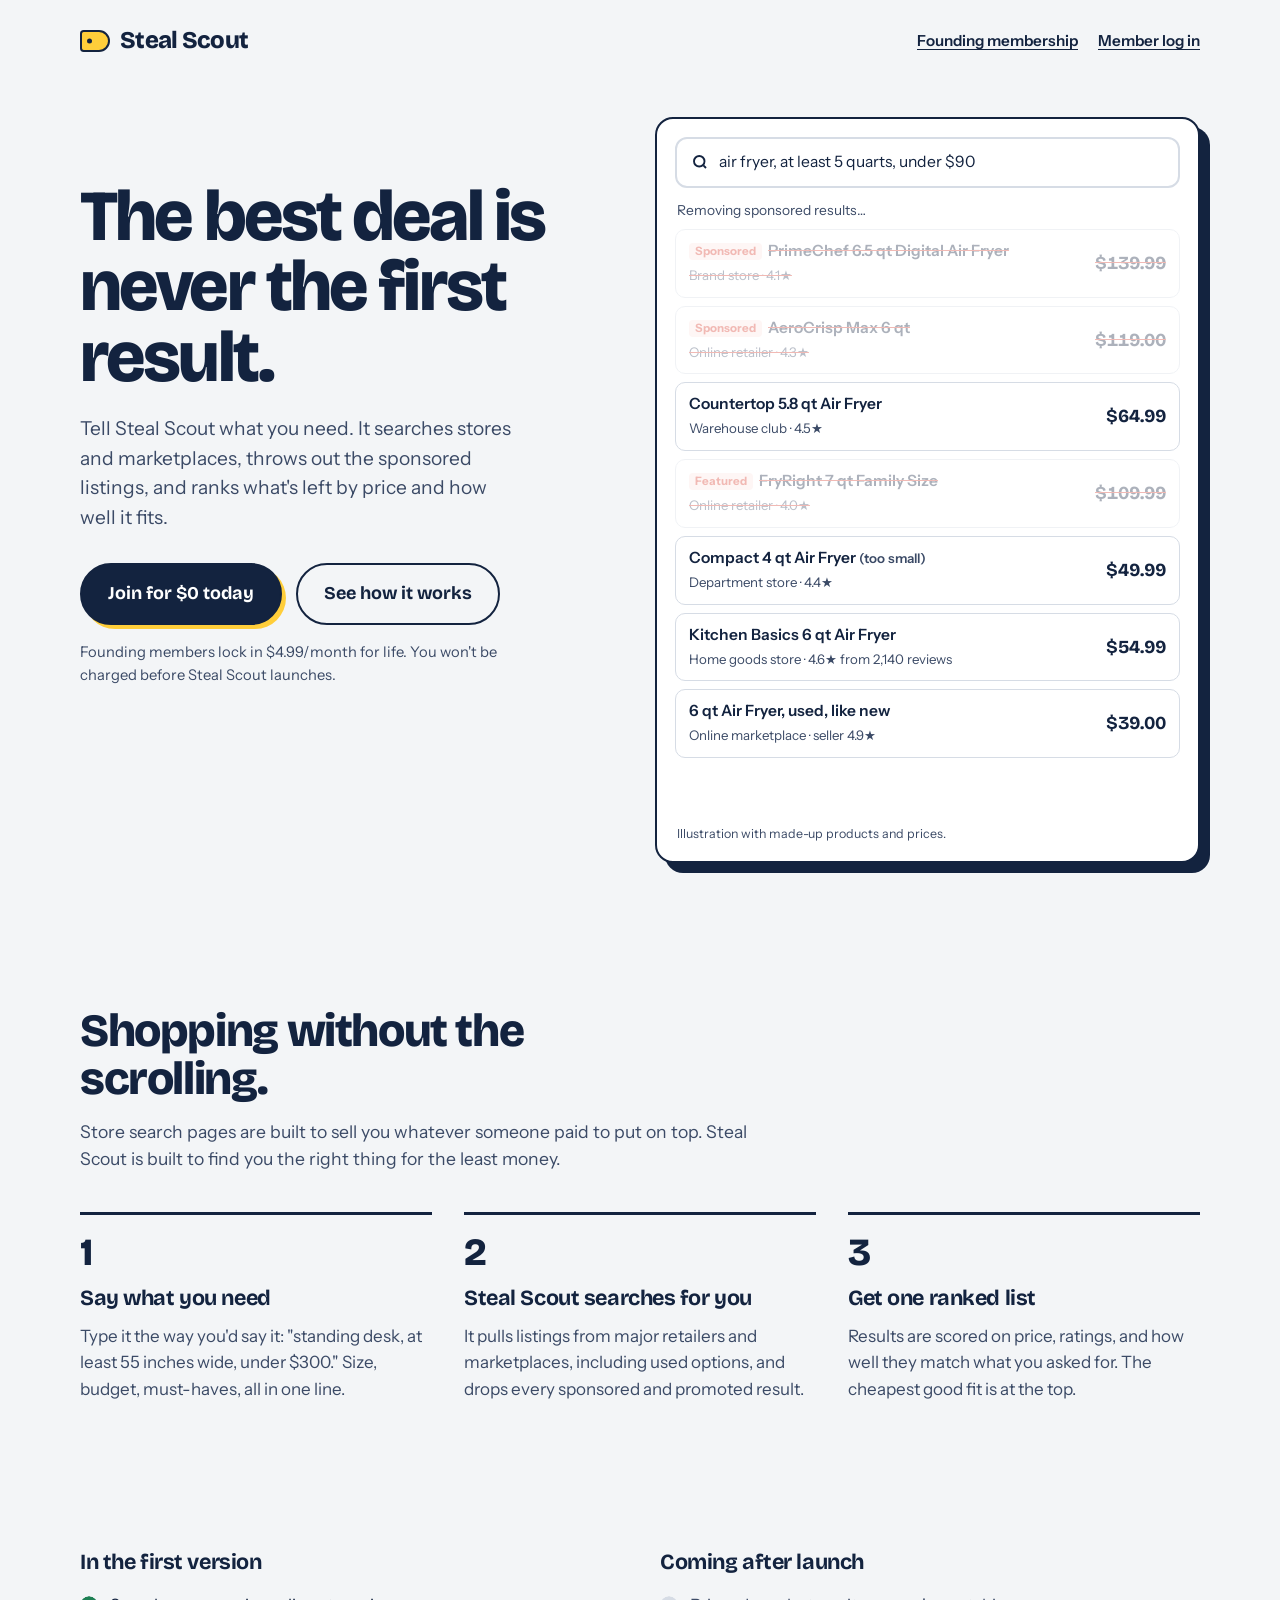
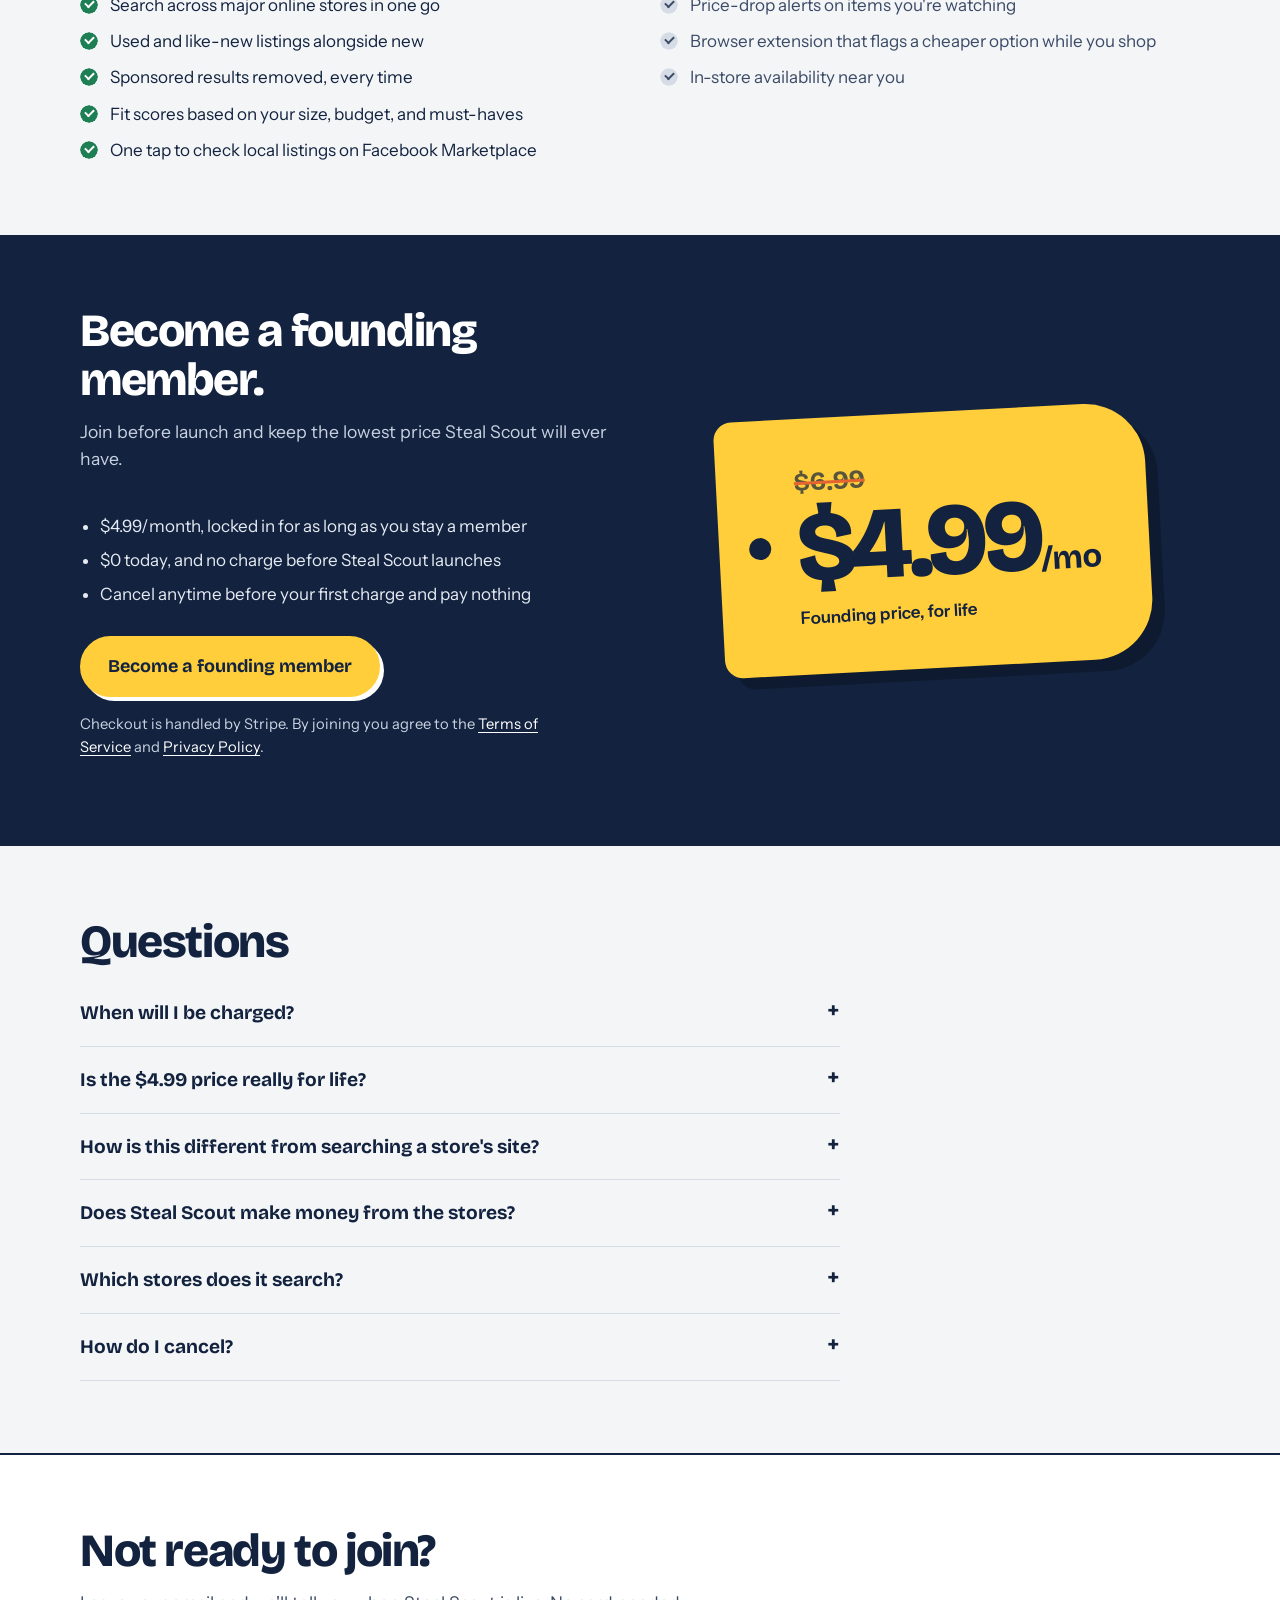
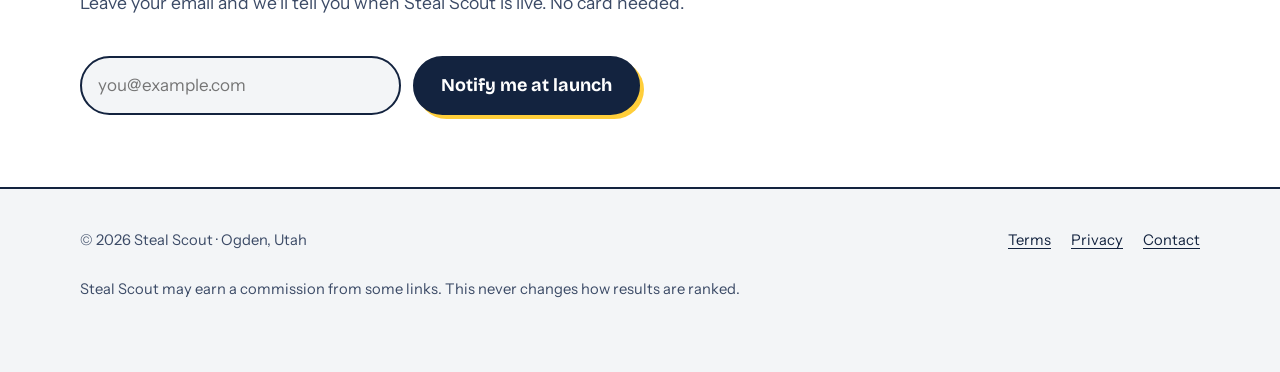
<file: index.html>
<!doctype html>
<html lang="en">
<head>
  <meta charset="utf-8">
  <meta name="viewport" content="width=device-width, initial-scale=1">
  <title>Steal Scout — the best deal, minus the ads</title>
  <meta name="description" content="Tell Steal Scout what you need. It searches stores and marketplaces, removes the sponsored results, and ranks what's left by price and fit.">
  <meta property="og:title" content="Steal Scout — the best deal, minus the ads">
  <meta property="og:description" content="Skip the sponsored listings. Get the cheapest good fit across stores in one list.">
  <meta property="og:type" content="website">
  <link rel="icon" href="data:image/svg+xml,%3Csvg xmlns='http://www.w3.org/2000/svg' viewBox='0 0 32 24'%3E%3Cpath d='M2 2h18l10 10-10 10H2z' fill='%23ffce3a' stroke='%2313233f' stroke-width='2.5' stroke-linejoin='round'/%3E%3Ccircle cx='8' cy='12' r='2.5' fill='%2313233f'/%3E%3C/svg%3E">
  <link rel="preconnect" href="https://fonts.googleapis.com">
  <link rel="preconnect" href="https://fonts.gstatic.com" crossorigin>
  <link href="https://fonts.googleapis.com/css2?family=Bricolage+Grotesque:opsz,wght@12..96,600;12..96,700;12..96,800&family=Instrument+Sans:wght@400;600&display=swap" rel="stylesheet">
  <link rel="stylesheet" href="styles.css">
</head>
<body>

<header class="site-head">
  <div class="wrap">
    <a class="logo" href="/"><span class="logo-tag" aria-hidden="true"></span>Steal Scout</a>
    <nav class="head-nav"><a class="head-link" href="#founding">Founding membership</a><a class="head-link" href="/login.html">Member log in</a></nav>
  </div>
</header>

<main>
  <section class="hero">
    <div class="wrap">
      <div>
        <h1>The best deal is never the first result.</h1>
        <p class="lede">Tell Steal Scout what you need. It searches stores and marketplaces, throws out the sponsored listings, and ranks what's left by price and how well it fits.</p>
        <div class="hero-cta">
          <a class="btn" href="https://buy.stripe.com/4gM4gB4GC7QSdQm1ie2cg00">Join for $0 today</a>
          <a class="btn btn-ghost" href="#how">See how it works</a>
        </div>
        <p class="fine">Founding members lock in $4.99/month for life. You won't be charged before Steal Scout launches.</p>
      </div>

      <div class="demo" id="demo" aria-label="Example of a Steal Scout search">
        <div class="demo-search">
          <svg width="18" height="18" viewBox="0 0 24 24" fill="none" stroke="currentColor" stroke-width="2.5" aria-hidden="true"><circle cx="11" cy="11" r="7"/><path d="m20 20-3.5-3.5"/></svg>
          <span>air fryer, at least 5 quarts, under $90</span>
        </div>
        <div class="demo-status">
          <span id="demo-label" aria-live="polite">What a normal search shows you</span>
          <button type="button" id="replay" hidden>Replay</button>
        </div>
        <ol class="results">
          <li class="result is-ad">
            <div class="r-name"><span class="ad-flag">Sponsored</span>PrimeChef 6.5 qt Digital Air Fryer</div>
            <div class="r-price">$139.99</div>
            <div class="r-meta">Brand store · 4.1★</div>
          </li>
          <li class="result is-ad">
            <div class="r-name"><span class="ad-flag">Sponsored</span>AeroCrisp Max 6 qt</div>
            <div class="r-price">$119.00</div>
            <div class="r-meta">Online retailer · 4.3★</div>
          </li>
          <li class="result r-mid" data-rank="2">
            <div class="r-name"><span class="fit">91% fit</span>Countertop 5.8 qt Air Fryer</div>
            <div class="r-price">$64.99</div>
            <div class="r-meta">Warehouse club · 4.5★</div>
          </li>
          <li class="result is-ad">
            <div class="r-name"><span class="ad-flag">Featured</span>FryRight 7 qt Family Size</div>
            <div class="r-price">$109.99</div>
            <div class="r-meta">Online retailer · 4.0★</div>
          </li>
          <li class="result r-low" data-rank="4">
            <div class="r-name"><span class="fit">52% fit</span>Compact 4 qt Air Fryer <span class="r-meta">(too small)</span></div>
            <div class="r-price">$49.99</div>
            <div class="r-meta">Department store · 4.4★</div>
          </li>
          <li class="result r-best" data-rank="1">
            <div class="r-name"><span class="fit">96% fit</span>Kitchen Basics 6 qt Air Fryer</div>
            <div class="r-price">$54.99</div>
            <div class="r-meta">Home goods store · 4.6★ from 2,140 reviews</div>
          </li>
          <li class="result r-used" data-rank="3">
            <div class="r-name"><span class="fit">84% fit</span>6 qt Air Fryer, used, like new</div>
            <div class="r-price">$39.00</div>
            <div class="r-meta">Online marketplace · seller 4.9★</div>
          </li>
        </ol>
        <div class="savings">Best fit: $85.00 less than the first result.</div>
        <p class="demo-note">Illustration with made-up products and prices.</p>
      </div>
    </div>
  </section>

  <section id="how">
    <div class="wrap">
      <h2 class="section-title">Shopping without the scrolling.</h2>
      <p class="section-sub">Store search pages are built to sell you whatever someone paid to put on top. Steal Scout is built to find you the right thing for the least money.</p>
      <ol class="steps">
        <li>
          <h3>Say what you need</h3>
          <p>Type it the way you'd say it: "standing desk, at least 55 inches wide, under $300." Size, budget, must-haves, all in one line.</p>
        </li>
        <li>
          <h3>Steal Scout searches for you</h3>
          <p>It pulls listings from major retailers and marketplaces, including used options, and drops every sponsored and promoted result.</p>
        </li>
        <li>
          <h3>Get one ranked list</h3>
          <p>Results are scored on price, ratings, and how well they match what you asked for. The cheapest good fit is at the top.</p>
        </li>
      </ol>
    </div>
  </section>

  <section>
    <div class="wrap split">
      <div>
        <h3>In the first version</h3>
        <ul class="checklist">
          <li>Search across major online stores in one go</li>
          <li>Used and like-new listings alongside new</li>
          <li>Sponsored results removed, every time</li>
          <li>Fit scores based on your size, budget, and must-haves</li>
          <li>One tap to check local listings on Facebook Marketplace</li>
        </ul>
      </div>
      <div>
        <h3>Coming after launch</h3>
        <ul class="checklist later">
          <li>Price-drop alerts on items you're watching</li>
          <li>Browser extension that flags a cheaper option while you shop</li>
          <li>In-store availability near you</li>
        </ul>
      </div>
    </div>
  </section>

  <section class="offer" id="founding">
    <div class="wrap">
      <div>
        <h2 class="section-title">Become a founding member.</h2>
        <p class="section-sub">Join before launch and keep the lowest price Steal Scout will ever have.</p>
        <ul>
          <li>$4.99/month, locked in for as long as you stay a member</li>
          <li>$0 today, and no charge before Steal Scout launches</li>
          <li>Cancel anytime before your first charge and pay nothing</li>
        </ul>
        <a class="btn" href="https://buy.stripe.com/4gM4gB4GC7QSdQm1ie2cg00">Become a founding member</a>
        <p class="fine">Checkout is handled by Stripe. By joining you agree to the <a href="terms.html">Terms of Service</a> and <a href="privacy.html">Privacy Policy</a>.</p>
      </div>
      <div class="tag" aria-label="Founding price: $4.99 per month, regular price $6.99">
        <div class="tag-was">$6.99</div>
        <div class="tag-now">$4.99<span>/mo</span></div>
        <div class="tag-for">Founding price, for life</div>
      </div>
    </div>
  </section>

  <section>
    <div class="wrap">
      <h2 class="section-title">Questions</h2>
      <div class="faq">
        <details>
          <summary>When will I be charged?</summary>
          <p>Nothing is charged when you join. Your membership starts with a 30-day free trial, and Steal Scout is scheduled to launch in early November 2026, before that trial ends. If launch slips, we'll extend your trial so you're never charged before Steal Scout is live, and we'll email you before your first charge either way.</p>
        </details>
        <details>
          <summary>Is the $4.99 price really for life?</summary>
          <p>Yes. As long as your membership stays active, your price stays $4.99/month. The regular price after launch will be $6.99/month.</p>
        </details>
        <details>
          <summary>How is this different from searching a store's site?</summary>
          <p>A store's search shows you its own products and the listings sellers pay to promote. Steal Scout compares across stores, removes every sponsored result, and ranks by price and how well each item matches what you asked for.</p>
        </details>
        <details>
          <summary>Does Steal Scout make money from the stores?</summary>
          <p>Some links may be affiliate links, which means we may earn a small commission if you buy, at no extra cost to you. Commissions never affect the ranking. Results are ordered by price, ratings, and fit only.</p>
        </details>
        <details>
          <summary>Which stores does it search?</summary>
          <p>At launch, major online retailers and marketplaces, including used listings, plus a one-tap link to check Facebook Marketplace near you. We'll add more sources over time. It won't cover every store on day one.</p>
        </details>
        <details>
          <summary>How do I cancel?</summary>
          <p>Email <a href="mailto:support@YOURDOMAIN.com">support@YOURDOMAIN.com</a> and we'll cancel your membership the same day. If you cancel before your first charge, you pay nothing.</p>
        </details>
      </div>
    </div>
  </section>

  <section class="waitlist">
    <div class="wrap">
      <h2 class="section-title">Not ready to join?</h2>
      <p class="section-sub">Leave your email and we'll tell you when Steal Scout is live. No card needed.</p>
      <form name="waitlist" method="POST" action="/thanks.html" data-netlify="true" netlify-honeypot="company">
        <input type="hidden" name="form-name" value="waitlist">
        <p class="hidden"><label>Don't fill this out: <input name="company"></label></p>
        <label class="hidden" for="wl-email">Email address</label>
        <input id="wl-email" type="email" name="email" placeholder="you@example.com" autocomplete="email" required>
        <button class="btn" type="submit">Notify me at launch</button>
      </form>
    </div>
  </section>
</main>

<footer class="site-foot">
  <div class="wrap">
    <span>© 2026 Steal Scout · Ogden, Utah</span>
    <nav>
      <a href="terms.html">Terms</a>
      <a href="privacy.html">Privacy</a>
      <a href="mailto:support@YOURDOMAIN.com">Contact</a>
    </nav>
    <p class="disclosure">Steal Scout may earn a commission from some links. This never changes how results are ranked.</p>
  </div>
</footer>

<script>
(function () {
  var demo = document.getElementById('demo');
  var label = document.getElementById('demo-label');
  var replay = document.getElementById('replay');
  var ranked = demo.querySelectorAll('[data-rank]');
  var reduce = window.matchMedia('(prefers-reduced-motion: reduce)').matches;
  var timers = [];

  function setOrder(on) {
    ranked.forEach(function (el) {
      el.style.order = on ? el.getAttribute('data-rank') : '';
      el.classList.toggle('best', on && el.getAttribute('data-rank') === '1');
    });
  }
  function finish() {
    demo.classList.add('scouting', 'done');
    setOrder(true);
    label.textContent = 'What Steal Scout shows you';
    replay.hidden = false;
  }
  function run() {
    timers.forEach(clearTimeout);
    demo.classList.remove('scouting', 'done');
    setOrder(false);
    label.textContent = 'What a normal search shows you';
    replay.hidden = true;
    if (reduce) { finish(); return; }
    timers.push(setTimeout(function () {
      demo.classList.add('scouting');
      label.textContent = 'Removing sponsored results…';
    }, 1600));
    timers.push(setTimeout(finish, 3000));
  }
  replay.addEventListener('click', run);
  run();
})();
</script>
</body>
</html>
</file>
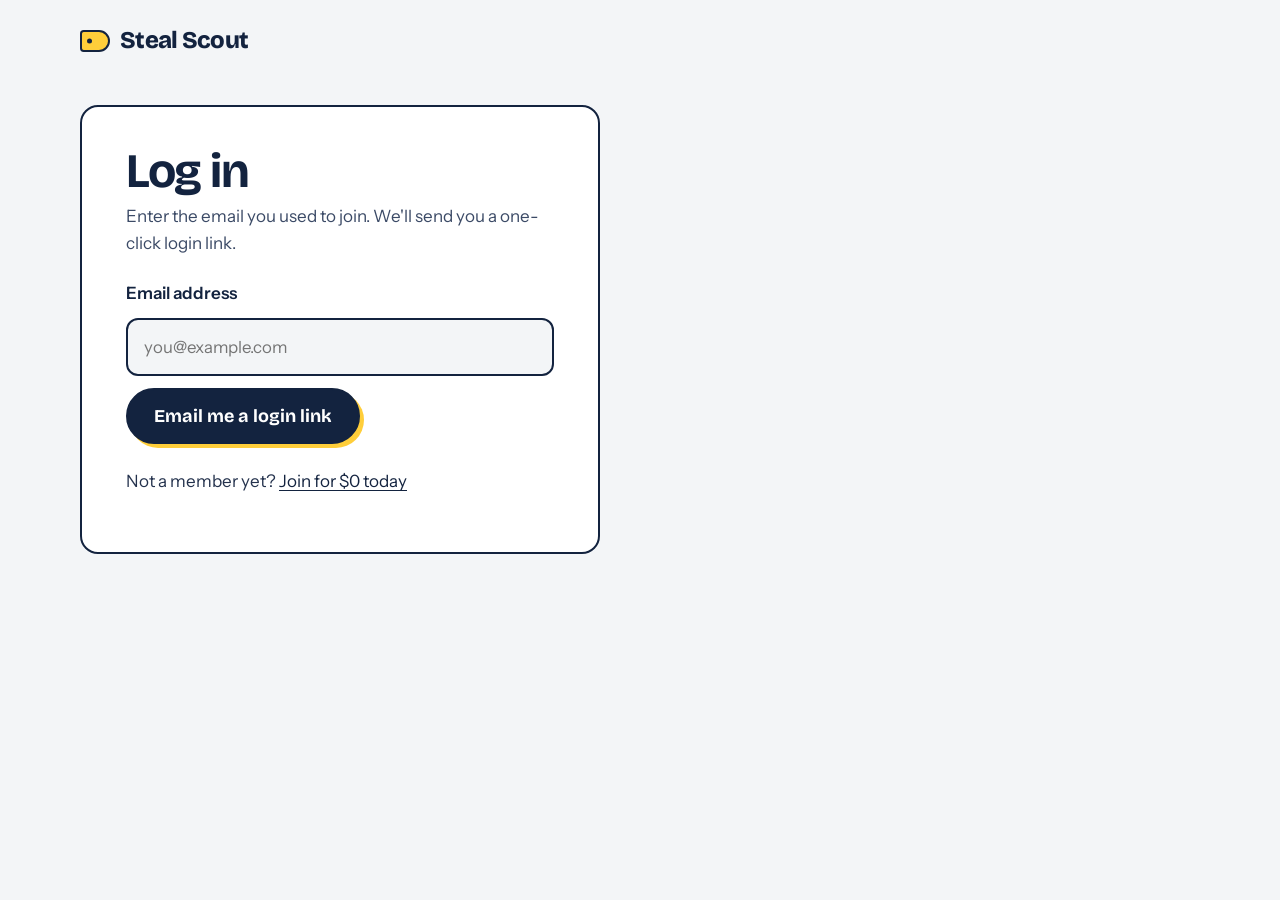
<file: login.html>
<!doctype html>
<html lang="en">
<head>
  <meta charset="utf-8">
  <meta name="viewport" content="width=device-width, initial-scale=1">
  <title>Log in — Steal Scout</title>
  <meta name="robots" content="noindex">
  <link rel="icon" href="data:image/svg+xml,%3Csvg xmlns='http://www.w3.org/2000/svg' viewBox='0 0 32 24'%3E%3Cpath d='M2 2h18l10 10-10 10H2z' fill='%23ffce3a' stroke='%2313233f' stroke-width='2.5' stroke-linejoin='round'/%3E%3Ccircle cx='8' cy='12' r='2.5' fill='%2313233f'/%3E%3C/svg%3E">
  <link rel="preconnect" href="https://fonts.googleapis.com">
  <link rel="preconnect" href="https://fonts.gstatic.com" crossorigin>
  <link href="https://fonts.googleapis.com/css2?family=Bricolage+Grotesque:opsz,wght@12..96,600;12..96,700;12..96,800&family=Instrument+Sans:wght@400;600&display=swap" rel="stylesheet">
  <link rel="stylesheet" href="styles.css">
  <style>
    .login article { max-width: 520px; }
    .login form { display: grid; gap: 12px; margin-top: 8px; }
    .login label { font-weight: 600; }
    .login input[type="email"] {
      font: inherit; font-size: 1.05rem; padding: 14px 16px;
      border: 2px solid var(--ink); border-radius: 12px; background: var(--paper);
    }
    .login .btn { justify-self: start; }
    .msg { border-radius: 10px; padding: 12px 14px; font-weight: 600; margin: 0 0 18px; }
    .msg.err { background: #fde7e4; color: #a32a1e; }
    .msg.ok { background: #e1f3ea; color: var(--save); }
    .alt { margin-top: 24px; color: var(--ink-soft); }
  </style>
</head>
<body>
<header class="site-head">
  <div class="wrap">
    <a class="logo" href="/"><span class="logo-tag" aria-hidden="true"></span>Steal Scout</a>
  </div>
</header>

<main class="legal login">
  <div class="wrap">
    <article>
      <h1>Log in</h1>
      <p class="updated">Enter the email you used to join. We'll send you a one-click login link.</p>
      <p class="msg err" id="err" hidden></p>
      <p class="msg ok" id="ok" hidden></p>
      <form id="form" novalidate>
        <label for="email">Email address</label>
        <input id="email" type="email" name="email" autocomplete="email" required placeholder="you@example.com">
        <button class="btn" type="submit" id="send">Email me a login link</button>
      </form>
      <p class="alt">Not a member yet? <a href="/#founding">Join for $0 today</a></p>
    </article>
  </div>
</main>

<script>
(function () {
  var errEl = document.getElementById('err');
  var okEl = document.getElementById('ok');
  var form = document.getElementById('form');
  var emailEl = document.getElementById('email');
  var send = document.getElementById('send');

  var reasons = {
    checkout: 'We couldn’t confirm your checkout yet. If you just joined, enter your email below and we’ll send you a login link.',
    expired: 'That login link has expired. Enter your email for a new one.',
    inactive: 'That membership isn’t active anymore. You can rejoin from the home page.',
    server: 'Something went wrong on our end. Try again in a minute.'
  };
  var e = new URLSearchParams(location.search).get('e');
  if (reasons[e]) { errEl.textContent = reasons[e]; errEl.hidden = false; }

  form.addEventListener('submit', function (ev) {
    ev.preventDefault();
    errEl.hidden = true; okEl.hidden = true;
    var email = emailEl.value.trim();
    if (!/^[^\s@]+@[^\s@]+\.[^\s@]+$/.test(email)) {
      errEl.textContent = 'Enter a valid email address, like you@example.com.'; errEl.hidden = false; emailEl.focus(); return;
    }
    send.disabled = true; send.textContent = 'Sending…';
    fetch('/api/login', { method: 'POST', headers: { 'content-type': 'application/json' }, body: JSON.stringify({ email: email }) })
      .then(function (r) { return r.json().then(function (d) { return { ok: r.ok, d: d }; }); })
      .then(function (x) {
        if (!x.ok) throw new Error(x.d.error || 'Couldn’t send a login link.');
        okEl.textContent = x.d.message; okEl.hidden = false;
        send.textContent = 'Send another link';
      })
      .catch(function (err) {
        errEl.textContent = err.message === 'Failed to fetch' ? 'Check your connection and try again.' : err.message;
        errEl.hidden = false;
        send.textContent = 'Email me a login link';
      })
      .finally(function () { send.disabled = false; });
  });
})();
</script>
</body>
</html>
</file>
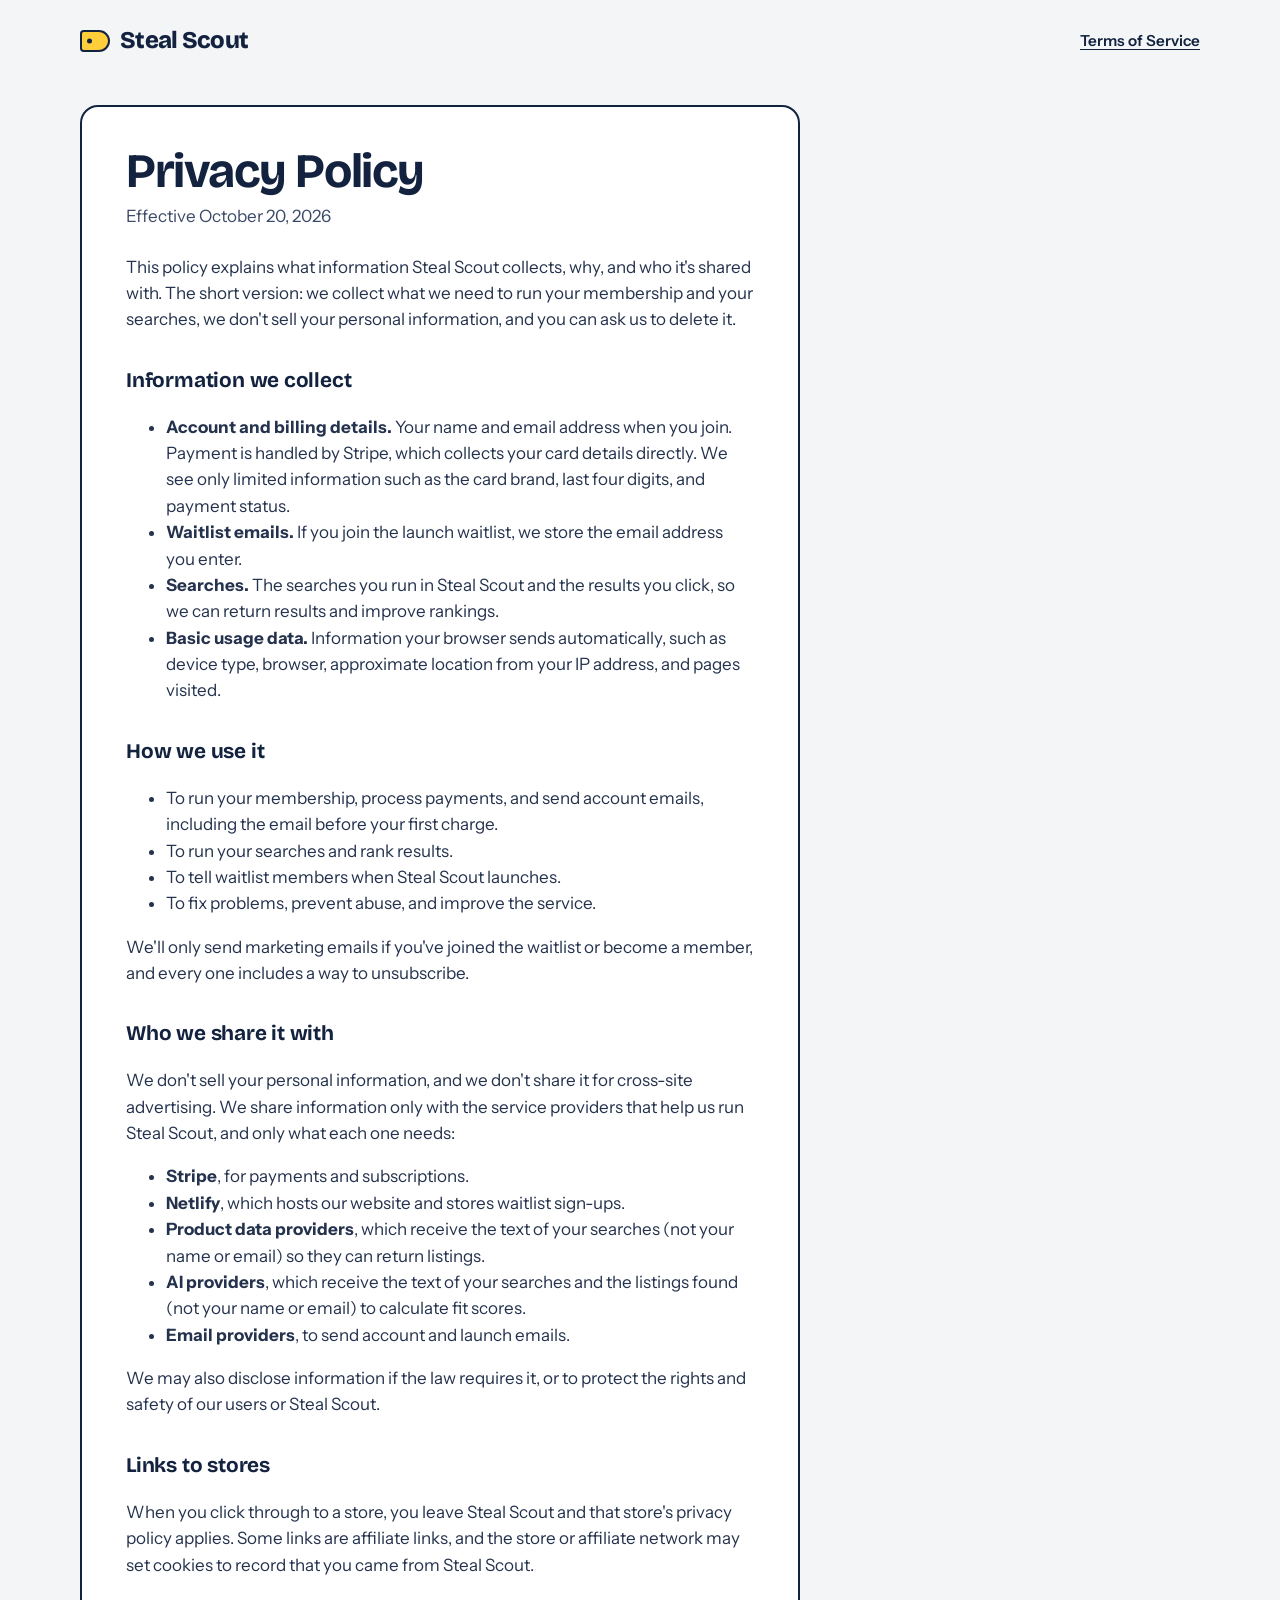
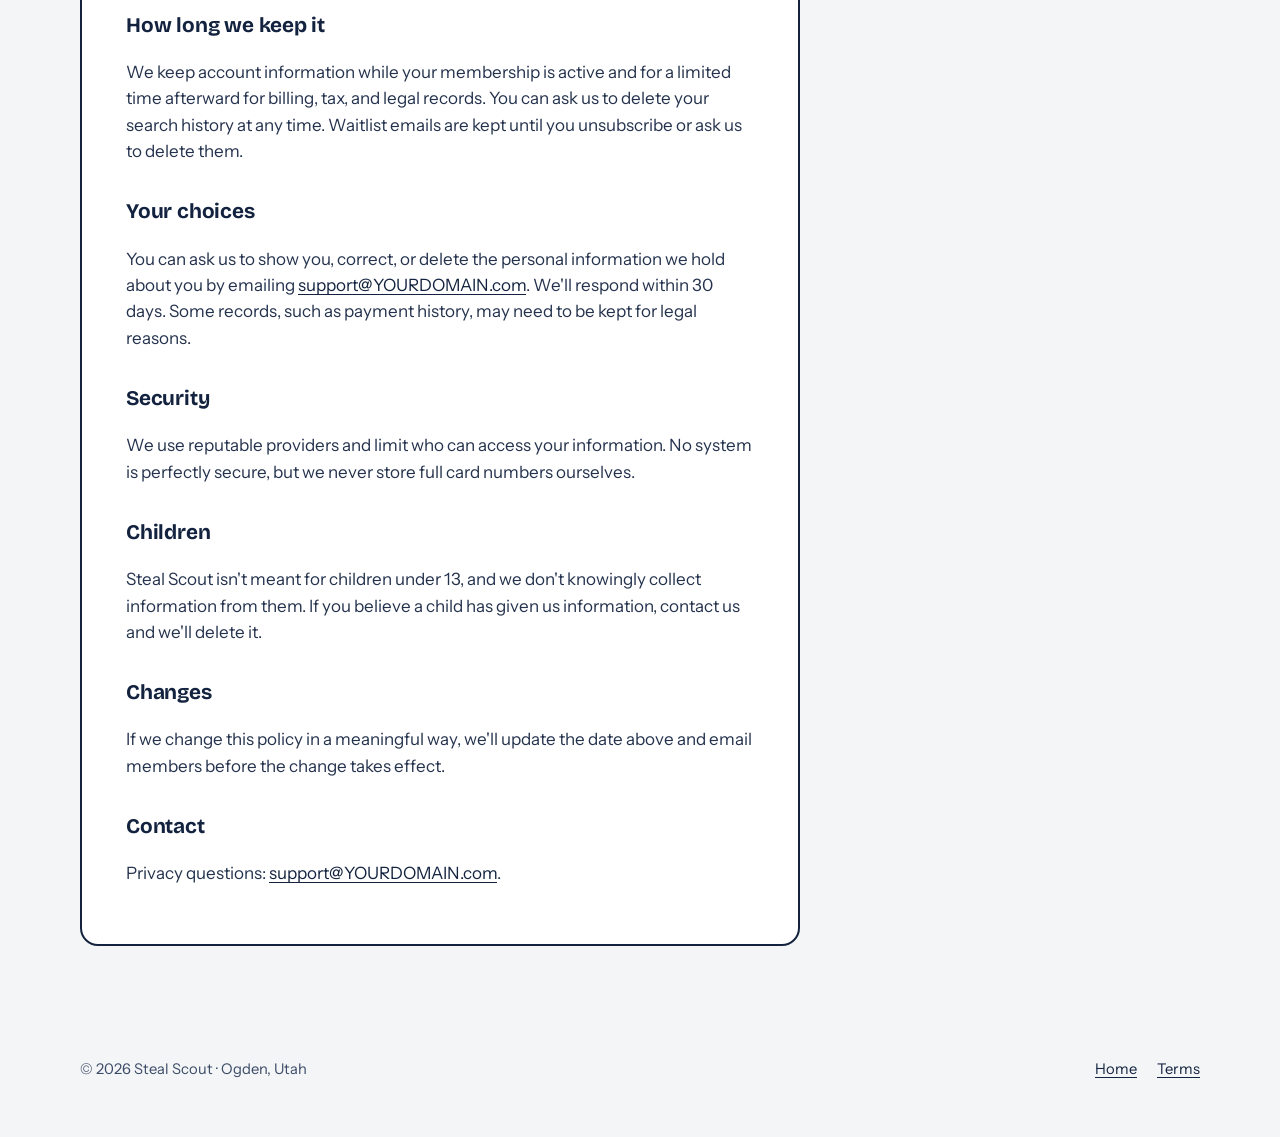
<file: privacy.html>
<!doctype html>
<html lang="en">
<head>
  <meta charset="utf-8">
  <meta name="viewport" content="width=device-width, initial-scale=1">
  <title>Privacy Policy — Steal Scout</title>
  <meta name="description" content="How Steal Scout collects and uses information.">
  <link rel="icon" href="data:image/svg+xml,%3Csvg xmlns='http://www.w3.org/2000/svg' viewBox='0 0 32 24'%3E%3Cpath d='M2 2h18l10 10-10 10H2z' fill='%23ffce3a' stroke='%2313233f' stroke-width='2.5' stroke-linejoin='round'/%3E%3Ccircle cx='8' cy='12' r='2.5' fill='%2313233f'/%3E%3C/svg%3E">
  <link rel="preconnect" href="https://fonts.googleapis.com">
  <link rel="preconnect" href="https://fonts.gstatic.com" crossorigin>
  <link href="https://fonts.googleapis.com/css2?family=Bricolage+Grotesque:opsz,wght@12..96,600;12..96,700;12..96,800&family=Instrument+Sans:wght@400;600&display=swap" rel="stylesheet">
  <link rel="stylesheet" href="styles.css">
</head>
<body>
<header class="site-head">
  <div class="wrap">
    <a class="logo" href="/"><span class="logo-tag" aria-hidden="true"></span>Steal Scout</a>
    <a class="head-link" href="terms.html">Terms of Service</a>
  </div>
</header>

<main class="legal">
  <div class="wrap">
    <article>
      <h1>Privacy Policy</h1>
      <p class="updated">Effective October 20, 2026</p>

      <p>This policy explains what information Steal Scout collects, why, and who it's shared with. The short version: we collect what we need to run your membership and your searches, we don't sell your personal information, and you can ask us to delete it.</p>

      <h2>Information we collect</h2>
      <ul>
        <li><strong>Account and billing details.</strong> Your name and email address when you join. Payment is handled by Stripe, which collects your card details directly. We see only limited information such as the card brand, last four digits, and payment status.</li>
        <li><strong>Waitlist emails.</strong> If you join the launch waitlist, we store the email address you enter.</li>
        <li><strong>Searches.</strong> The searches you run in Steal Scout and the results you click, so we can return results and improve rankings.</li>
        <li><strong>Basic usage data.</strong> Information your browser sends automatically, such as device type, browser, approximate location from your IP address, and pages visited.</li>
      </ul>

      <h2>How we use it</h2>
      <ul>
        <li>To run your membership, process payments, and send account emails, including the email before your first charge.</li>
        <li>To run your searches and rank results.</li>
        <li>To tell waitlist members when Steal Scout launches.</li>
        <li>To fix problems, prevent abuse, and improve the service.</li>
      </ul>
      <p>We'll only send marketing emails if you've joined the waitlist or become a member, and every one includes a way to unsubscribe.</p>

      <h2>Who we share it with</h2>
      <p>We don't sell your personal information, and we don't share it for cross-site advertising. We share information only with the service providers that help us run Steal Scout, and only what each one needs:</p>
      <ul>
        <li><strong>Stripe</strong>, for payments and subscriptions.</li>
        <li><strong>Netlify</strong>, which hosts our website and stores waitlist sign-ups.</li>
        <li><strong>Product data providers</strong>, which receive the text of your searches (not your name or email) so they can return listings.</li>
        <li><strong>AI providers</strong>, which receive the text of your searches and the listings found (not your name or email) to calculate fit scores.</li>
        <li><strong>Email providers</strong>, to send account and launch emails.</li>
      </ul>
      <p>We may also disclose information if the law requires it, or to protect the rights and safety of our users or Steal Scout.</p>

      <h2>Links to stores</h2>
      <p>When you click through to a store, you leave Steal Scout and that store's privacy policy applies. Some links are affiliate links, and the store or affiliate network may set cookies to record that you came from Steal Scout.</p>

      <h2>How long we keep it</h2>
      <p>We keep account information while your membership is active and for a limited time afterward for billing, tax, and legal records. You can ask us to delete your search history at any time. Waitlist emails are kept until you unsubscribe or ask us to delete them.</p>

      <h2>Your choices</h2>
      <p>You can ask us to show you, correct, or delete the personal information we hold about you by emailing <a href="mailto:support@YOURDOMAIN.com">support@YOURDOMAIN.com</a>. We'll respond within 30 days. Some records, such as payment history, may need to be kept for legal reasons.</p>

      <h2>Security</h2>
      <p>We use reputable providers and limit who can access your information. No system is perfectly secure, but we never store full card numbers ourselves.</p>

      <h2>Children</h2>
      <p>Steal Scout isn't meant for children under 13, and we don't knowingly collect information from them. If you believe a child has given us information, contact us and we'll delete it.</p>

      <h2>Changes</h2>
      <p>If we change this policy in a meaningful way, we'll update the date above and email members before the change takes effect.</p>

      <h2>Contact</h2>
      <p>Privacy questions: <a href="mailto:support@YOURDOMAIN.com">support@YOURDOMAIN.com</a>.</p>
    </article>
  </div>
</main>

<footer class="site-foot">
  <div class="wrap">
    <span>© 2026 Steal Scout · Ogden, Utah</span>
    <nav><a href="/">Home</a><a href="terms.html">Terms</a></nav>
  </div>
</footer>
</body>
</html>
</file>
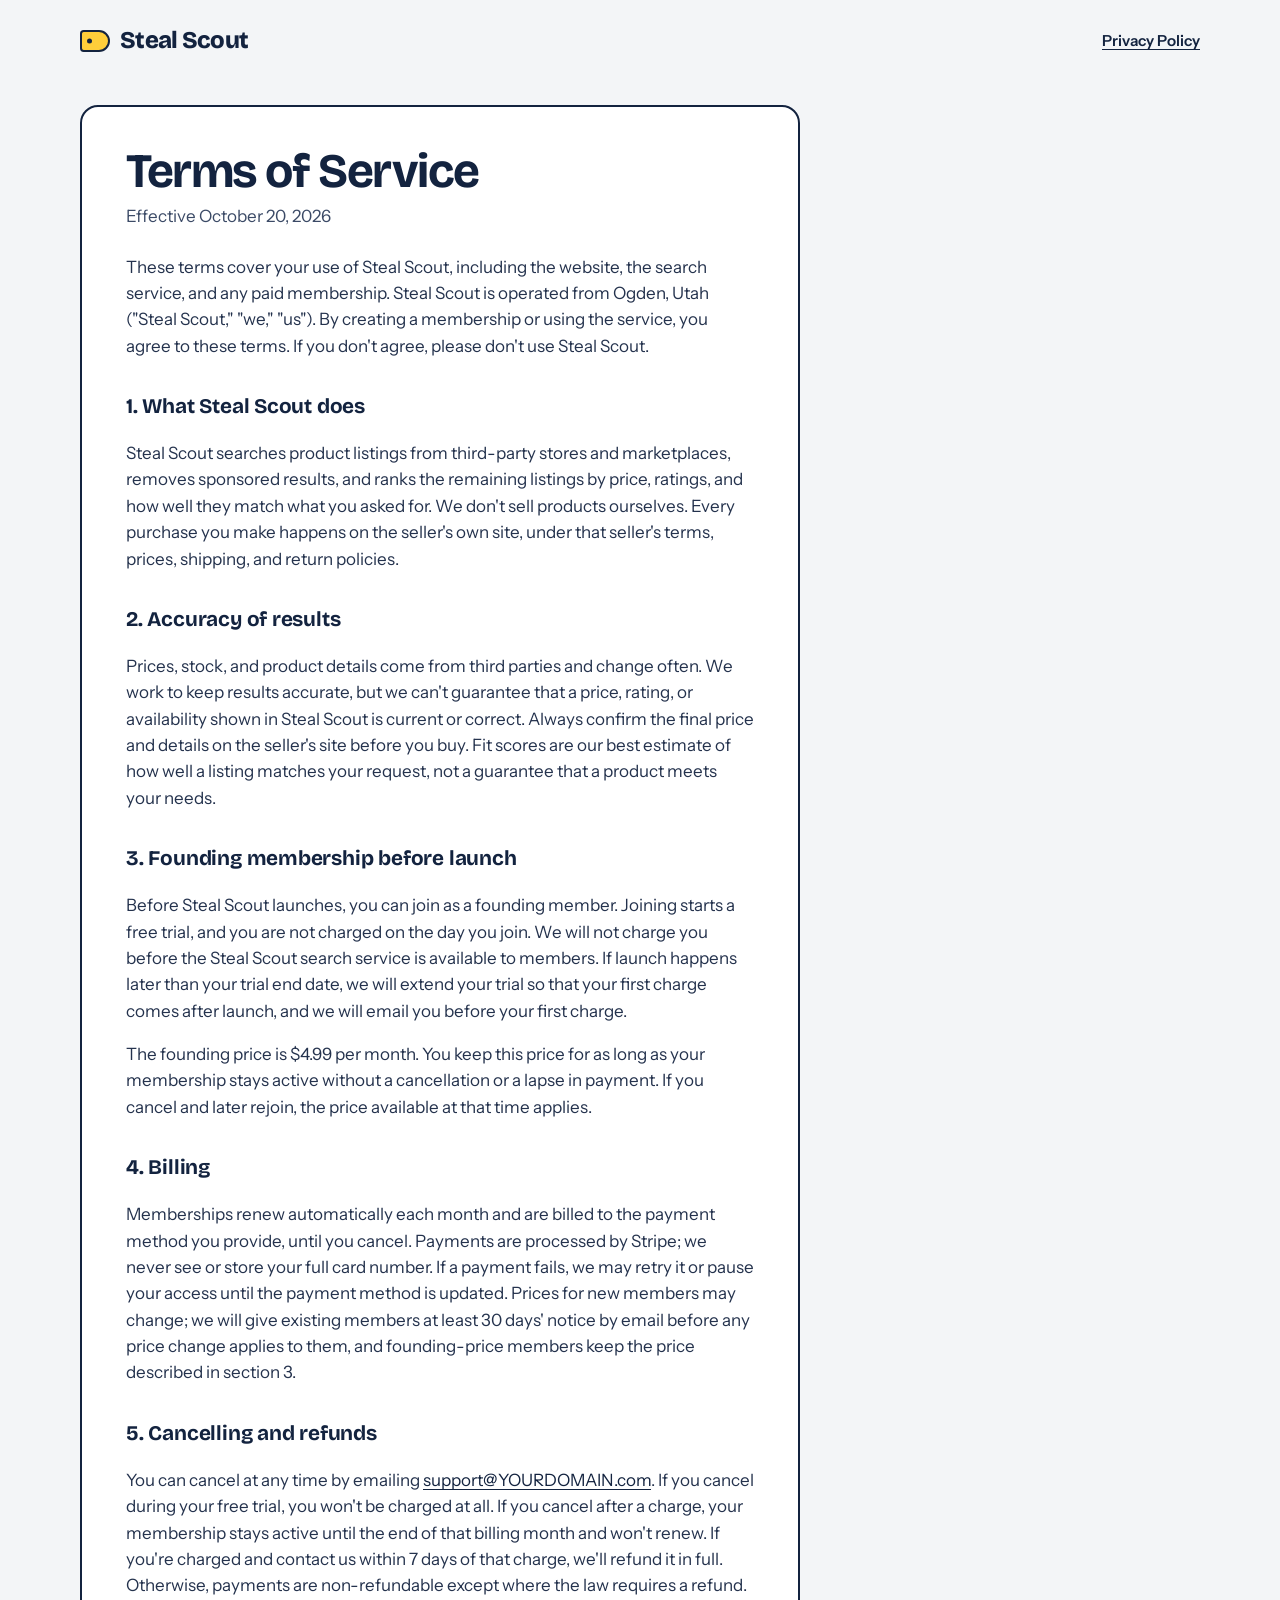
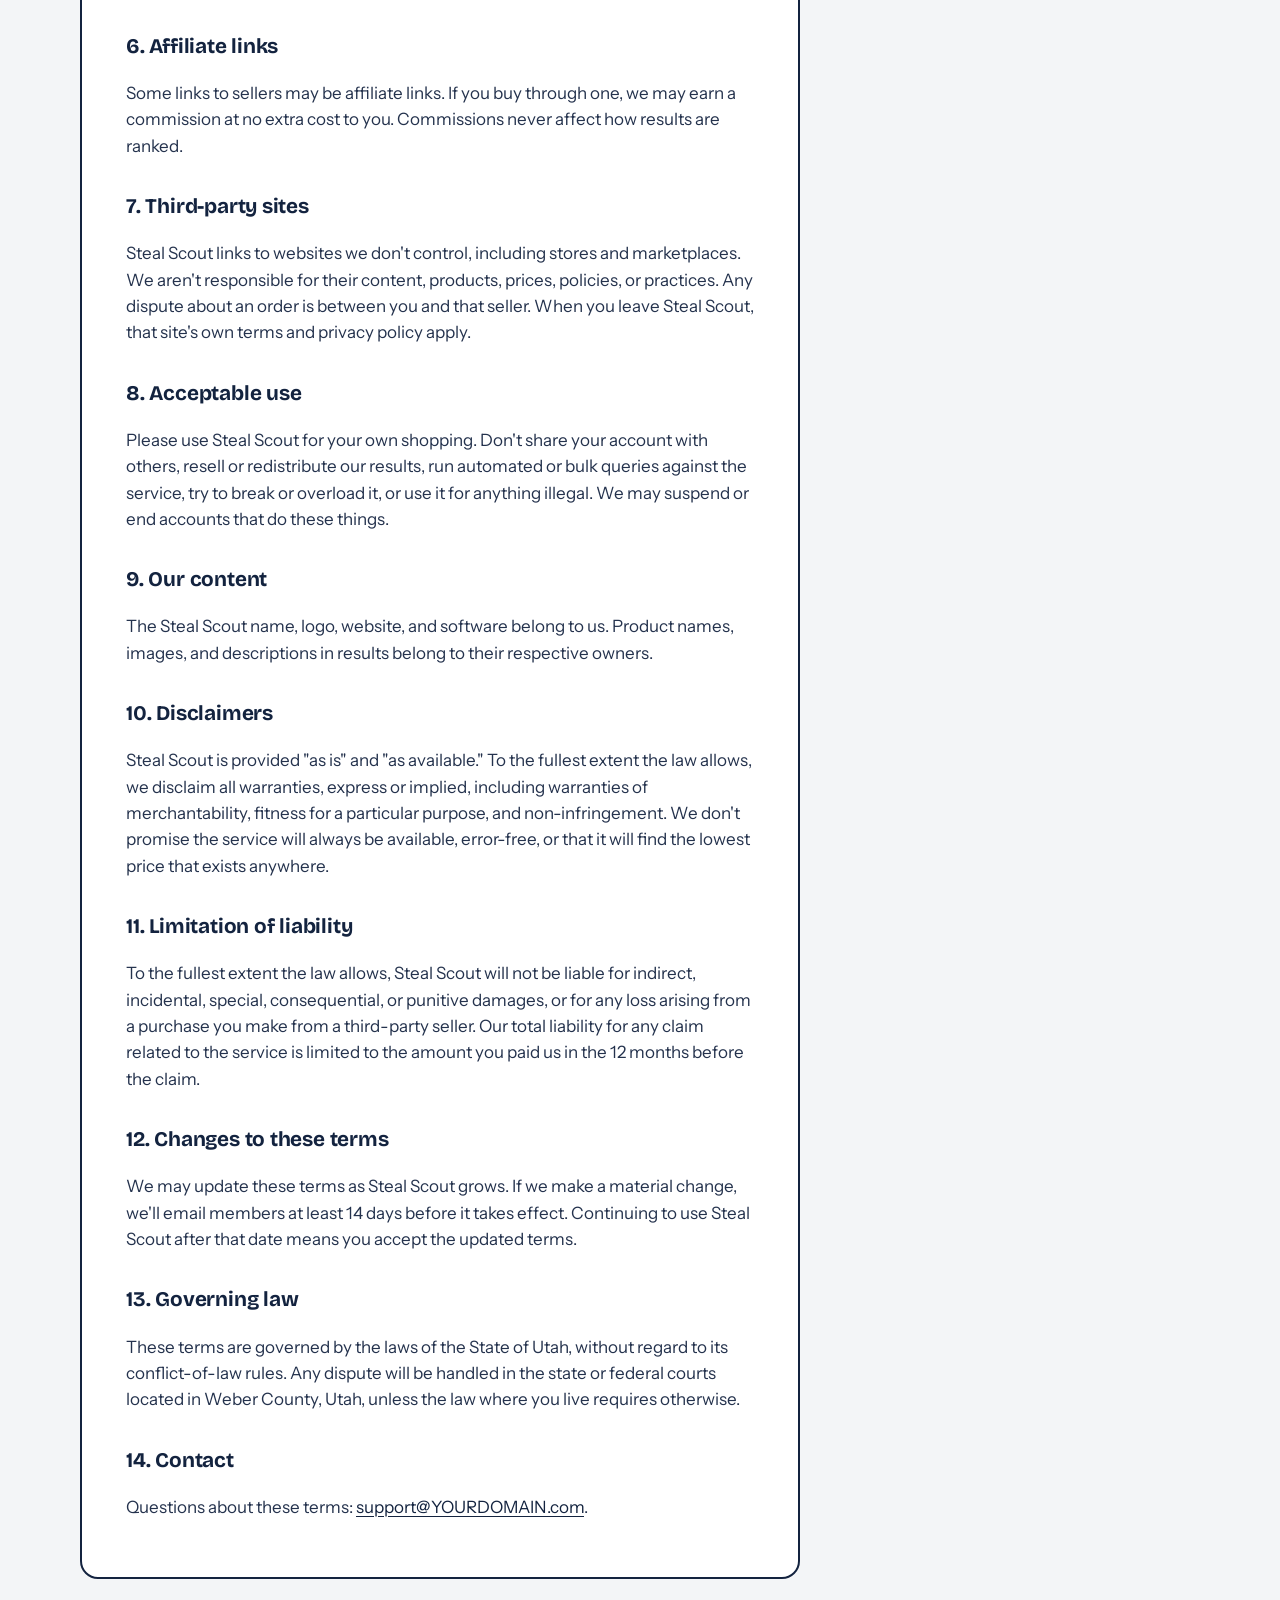
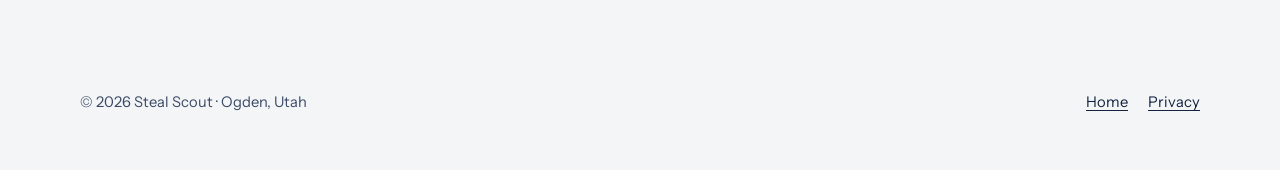
<file: terms.html>
<!doctype html>
<html lang="en">
<head>
  <meta charset="utf-8">
  <meta name="viewport" content="width=device-width, initial-scale=1">
  <title>Terms of Service — Steal Scout</title>
  <meta name="description" content="Terms of Service for Steal Scout.">
  <link rel="icon" href="data:image/svg+xml,%3Csvg xmlns='http://www.w3.org/2000/svg' viewBox='0 0 32 24'%3E%3Cpath d='M2 2h18l10 10-10 10H2z' fill='%23ffce3a' stroke='%2313233f' stroke-width='2.5' stroke-linejoin='round'/%3E%3Ccircle cx='8' cy='12' r='2.5' fill='%2313233f'/%3E%3C/svg%3E">
  <link rel="preconnect" href="https://fonts.googleapis.com">
  <link rel="preconnect" href="https://fonts.gstatic.com" crossorigin>
  <link href="https://fonts.googleapis.com/css2?family=Bricolage+Grotesque:opsz,wght@12..96,600;12..96,700;12..96,800&family=Instrument+Sans:wght@400;600&display=swap" rel="stylesheet">
  <link rel="stylesheet" href="styles.css">
</head>
<body>
<header class="site-head">
  <div class="wrap">
    <a class="logo" href="/"><span class="logo-tag" aria-hidden="true"></span>Steal Scout</a>
    <a class="head-link" href="privacy.html">Privacy Policy</a>
  </div>
</header>

<main class="legal">
  <div class="wrap">
    <article>
      <h1>Terms of Service</h1>
      <p class="updated">Effective October 20, 2026</p>

      <p>These terms cover your use of Steal Scout, including the website, the search service, and any paid membership. Steal Scout is operated from Ogden, Utah ("Steal Scout," "we," "us"). By creating a membership or using the service, you agree to these terms. If you don't agree, please don't use Steal Scout.</p>

      <h2>1. What Steal Scout does</h2>
      <p>Steal Scout searches product listings from third-party stores and marketplaces, removes sponsored results, and ranks the remaining listings by price, ratings, and how well they match what you asked for. We don't sell products ourselves. Every purchase you make happens on the seller's own site, under that seller's terms, prices, shipping, and return policies.</p>

      <h2>2. Accuracy of results</h2>
      <p>Prices, stock, and product details come from third parties and change often. We work to keep results accurate, but we can't guarantee that a price, rating, or availability shown in Steal Scout is current or correct. Always confirm the final price and details on the seller's site before you buy. Fit scores are our best estimate of how well a listing matches your request, not a guarantee that a product meets your needs.</p>

      <h2>3. Founding membership before launch</h2>
      <p>Before Steal Scout launches, you can join as a founding member. Joining starts a free trial, and you are not charged on the day you join. We will not charge you before the Steal Scout search service is available to members. If launch happens later than your trial end date, we will extend your trial so that your first charge comes after launch, and we will email you before your first charge.</p>
      <p>The founding price is $4.99 per month. You keep this price for as long as your membership stays active without a cancellation or a lapse in payment. If you cancel and later rejoin, the price available at that time applies.</p>

      <h2>4. Billing</h2>
      <p>Memberships renew automatically each month and are billed to the payment method you provide, until you cancel. Payments are processed by Stripe; we never see or store your full card number. If a payment fails, we may retry it or pause your access until the payment method is updated. Prices for new members may change; we will give existing members at least 30 days' notice by email before any price change applies to them, and founding-price members keep the price described in section 3.</p>

      <h2>5. Cancelling and refunds</h2>
      <p>You can cancel at any time by emailing <a href="mailto:support@YOURDOMAIN.com">support@YOURDOMAIN.com</a>. If you cancel during your free trial, you won't be charged at all. If you cancel after a charge, your membership stays active until the end of that billing month and won't renew. If you're charged and contact us within 7 days of that charge, we'll refund it in full. Otherwise, payments are non-refundable except where the law requires a refund.</p>

      <h2>6. Affiliate links</h2>
      <p>Some links to sellers may be affiliate links. If you buy through one, we may earn a commission at no extra cost to you. Commissions never affect how results are ranked.</p>

      <h2>7. Third-party sites</h2>
      <p>Steal Scout links to websites we don't control, including stores and marketplaces. We aren't responsible for their content, products, prices, policies, or practices. Any dispute about an order is between you and that seller. When you leave Steal Scout, that site's own terms and privacy policy apply.</p>

      <h2>8. Acceptable use</h2>
      <p>Please use Steal Scout for your own shopping. Don't share your account with others, resell or redistribute our results, run automated or bulk queries against the service, try to break or overload it, or use it for anything illegal. We may suspend or end accounts that do these things.</p>

      <h2>9. Our content</h2>
      <p>The Steal Scout name, logo, website, and software belong to us. Product names, images, and descriptions in results belong to their respective owners.</p>

      <h2>10. Disclaimers</h2>
      <p>Steal Scout is provided "as is" and "as available." To the fullest extent the law allows, we disclaim all warranties, express or implied, including warranties of merchantability, fitness for a particular purpose, and non-infringement. We don't promise the service will always be available, error-free, or that it will find the lowest price that exists anywhere.</p>

      <h2>11. Limitation of liability</h2>
      <p>To the fullest extent the law allows, Steal Scout will not be liable for indirect, incidental, special, consequential, or punitive damages, or for any loss arising from a purchase you make from a third-party seller. Our total liability for any claim related to the service is limited to the amount you paid us in the 12 months before the claim.</p>

      <h2>12. Changes to these terms</h2>
      <p>We may update these terms as Steal Scout grows. If we make a material change, we'll email members at least 14 days before it takes effect. Continuing to use Steal Scout after that date means you accept the updated terms.</p>

      <h2>13. Governing law</h2>
      <p>These terms are governed by the laws of the State of Utah, without regard to its conflict-of-law rules. Any dispute will be handled in the state or federal courts located in Weber County, Utah, unless the law where you live requires otherwise.</p>

      <h2>14. Contact</h2>
      <p>Questions about these terms: <a href="mailto:support@YOURDOMAIN.com">support@YOURDOMAIN.com</a>.</p>
    </article>
  </div>
</main>

<footer class="site-foot">
  <div class="wrap">
    <span>© 2026 Steal Scout · Ogden, Utah</span>
    <nav><a href="/">Home</a><a href="privacy.html">Privacy</a></nav>
  </div>
</footer>
</body>
</html>
</file>
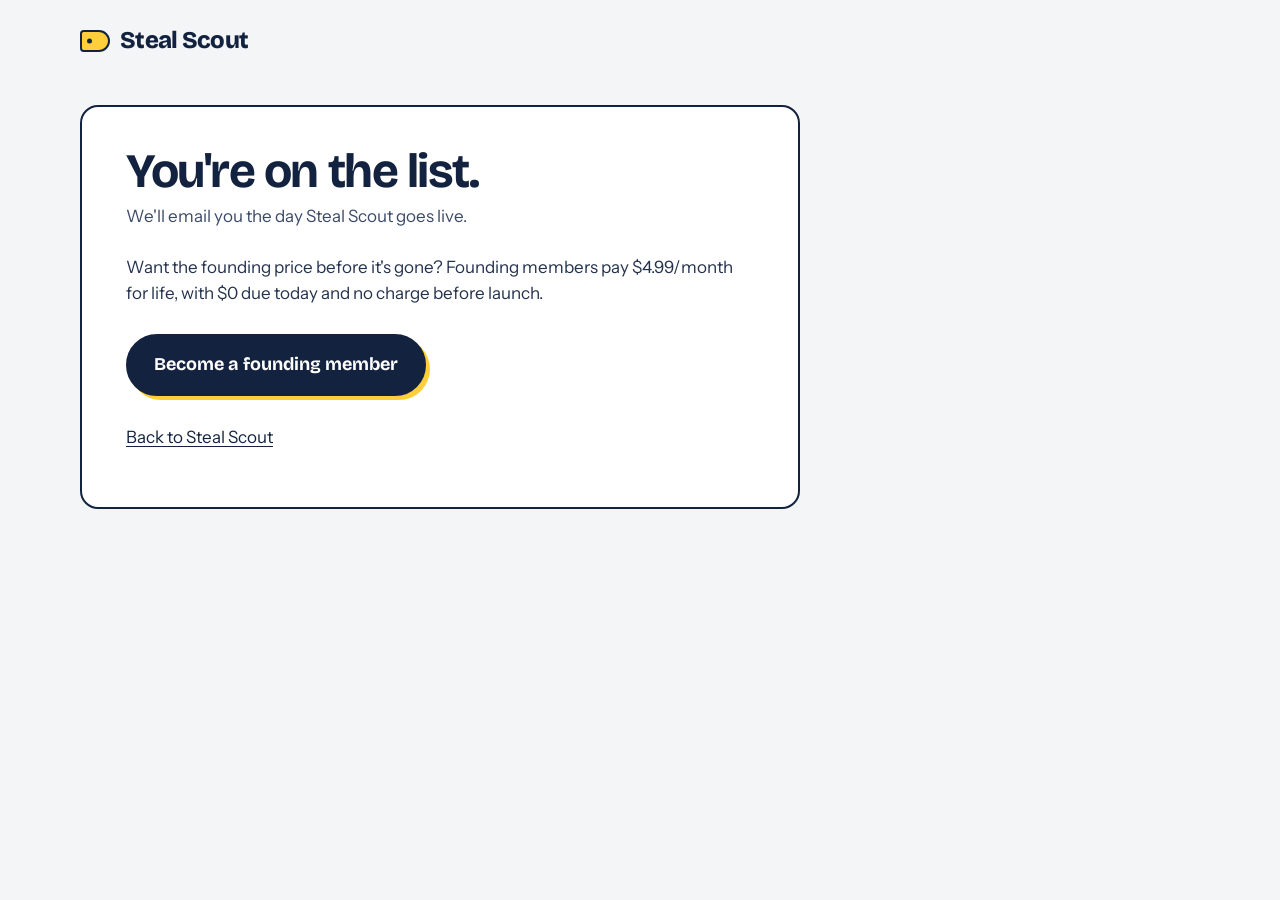
<file: thanks.html>
<!doctype html>
<html lang="en">
<head>
  <meta charset="utf-8">
  <meta name="viewport" content="width=device-width, initial-scale=1">
  <title>You're on the list — Steal Scout</title>
  <meta name="robots" content="noindex">
  <link rel="icon" href="data:image/svg+xml,%3Csvg xmlns='http://www.w3.org/2000/svg' viewBox='0 0 32 24'%3E%3Cpath d='M2 2h18l10 10-10 10H2z' fill='%23ffce3a' stroke='%2313233f' stroke-width='2.5' stroke-linejoin='round'/%3E%3Ccircle cx='8' cy='12' r='2.5' fill='%2313233f'/%3E%3C/svg%3E">
  <link rel="preconnect" href="https://fonts.googleapis.com">
  <link rel="preconnect" href="https://fonts.gstatic.com" crossorigin>
  <link href="https://fonts.googleapis.com/css2?family=Bricolage+Grotesque:opsz,wght@12..96,600;12..96,700;12..96,800&family=Instrument+Sans:wght@400;600&display=swap" rel="stylesheet">
  <link rel="stylesheet" href="styles.css">
</head>
<body>
<header class="site-head">
  <div class="wrap">
    <a class="logo" href="/"><span class="logo-tag" aria-hidden="true"></span>Steal Scout</a>
  </div>
</header>
<main class="legal">
  <div class="wrap">
    <article>
      <h1>You're on the list.</h1>
      <p class="updated">We'll email you the day Steal Scout goes live.</p>
      <p>Want the founding price before it's gone? Founding members pay $4.99/month for life, with $0 due today and no charge before launch.</p>
      <p style="margin-top:28px"><a class="btn" href="https://buy.stripe.com/4gM4gB4GC7QSdQm1ie2cg00">Become a founding member</a></p>
      <p style="margin-top:28px"><a href="/">Back to Steal Scout</a></p>
    </article>
  </div>
</main>
</body>
</html>
</file>
<file: styles.css>
/* Steal Scout — shared styles
   Palette: price-gun navy, clearance-sticker yellow, markdown red, savings green */
:root {
  --ink: #13233f;
  --ink-soft: #3b4a66;
  --paper: #f3f5f7;
  --card: #ffffff;
  --sticker: #ffce3a;
  --sticker-deep: #f2b705;
  --markdown: #d93a2b;
  --save: #1d7f53;
  --line: #d6dce5;
  --radius-tag: 14px;
  --display: "Bricolage Grotesque", "Arial Narrow", sans-serif;
  --body: "Instrument Sans", system-ui, sans-serif;
}

* { box-sizing: border-box; }
[hidden] { display: none !important; }
html { -webkit-text-size-adjust: 100%; }
body {
  margin: 0;
  background: var(--paper);
  color: var(--ink);
  font-family: var(--body);
  font-size: 1.0625rem;
  line-height: 1.55;
}
img { max-width: 100%; }
a { color: var(--ink); text-underline-offset: 3px; }
a:focus-visible, button:focus-visible, input:focus-visible, summary:focus-visible {
  outline: 3px solid var(--sticker-deep);
  outline-offset: 3px;
  border-radius: 6px;
}

.wrap { width: min(1120px, 100% - 32px); margin-inline: auto; }

/* Header */
.site-head { padding: 22px 0; }
.site-head .wrap { display: flex; align-items: center; justify-content: space-between; gap: 16px; }
.logo {
  font-family: var(--display);
  font-weight: 800;
  font-size: 1.5rem;
  letter-spacing: -0.03em;
  text-decoration: none;
  display: inline-flex; align-items: center; gap: 10px;
}
.logo-tag {
  width: 30px; height: 22px;
  background: var(--sticker);
  border: 2px solid var(--ink);
  border-radius: 4px 12px 12px 4px;
  position: relative;
}
.logo-tag::after {
  content: ""; position: absolute; left: 5px; top: 50%;
  width: 5px; height: 5px; border-radius: 50%;
  background: var(--ink); transform: translateY(-50%);
}
.head-link { font-weight: 600; font-size: 0.95rem; }
.head-nav { display: flex; gap: 20px; flex-wrap: wrap; justify-content: flex-end; }
@media (max-width: 480px) { .head-nav .head-link:first-child { display: none; } }

/* Buttons */
.btn {
  display: inline-block;
  font-family: var(--display);
  font-weight: 700;
  font-size: 1.125rem;
  padding: 15px 26px;
  border-radius: 999px;
  border: 2px solid var(--ink);
  background: var(--ink);
  color: #fff;
  text-decoration: none;
  cursor: pointer;
  transition: transform .12s ease, box-shadow .12s ease;
  box-shadow: 4px 4px 0 var(--sticker);
}
.btn:hover { transform: translate(-1px, -1px); box-shadow: 6px 6px 0 var(--sticker); }
.btn:active { transform: translate(2px, 2px); box-shadow: 1px 1px 0 var(--sticker); }
.btn-ghost { background: transparent; color: var(--ink); box-shadow: none; }
.btn-ghost:hover { box-shadow: none; background: #fff; }

/* Hero */
.hero { padding: 36px 0 72px; }
.hero .wrap {
  display: grid;
  grid-template-columns: 1fr 1.05fr;
  gap: 56px;
  align-items: start;
}
.hero .wrap > div:first-child { padding-top: 64px; }
.hero h1 {
  font-family: var(--display);
  font-weight: 800;
  font-size: clamp(2.6rem, 5.6vw, 4.6rem);
  line-height: 0.98;
  letter-spacing: -0.04em;
  margin: 0 0 22px;
}
.hero .lede { font-size: 1.2rem; color: var(--ink-soft); max-width: 34ch; margin: 0 0 30px; }
.hero-cta { display: flex; flex-wrap: wrap; gap: 14px; align-items: center; }
.fine { font-size: 0.92rem; color: var(--ink-soft); margin-top: 16px; max-width: 46ch; }

/* Demo panel */
.demo {
  background: var(--card);
  border: 2px solid var(--ink);
  border-radius: 18px;
  padding: 18px;
  box-shadow: 10px 10px 0 var(--ink);
}
.demo-search {
  display: flex; align-items: center; gap: 10px;
  border: 2px solid var(--line);
  border-radius: 12px;
  padding: 11px 14px;
  font-size: 0.98rem;
}
.demo-search svg { flex: none; }
.demo-status {
  display: flex; justify-content: space-between; align-items: center;
  font-size: 0.86rem; color: var(--ink-soft);
  margin: 12px 2px 8px;
  min-height: 1.4em;
}
.demo-status button {
  font: inherit; font-weight: 600; color: var(--ink);
  background: none; border: 0; text-decoration: underline; cursor: pointer; padding: 0;
}
.results { list-style: none; margin: 0; padding: 0; display: grid; gap: 8px; }
.result {
  display: grid;
  grid-template-columns: 1fr auto;
  gap: 4px 12px;
  padding: 11px 13px;
  border: 1.5px solid var(--line);
  border-radius: 10px;
  background: #fff;
  overflow: hidden;
  transition: opacity .45s ease, max-height .5s ease .25s, padding .5s ease .25s, margin .5s ease .25s, border-width .5s ease .25s;
  max-height: 120px;
}
.r-name { font-weight: 600; font-size: 0.97rem; line-height: 1.3; }
.r-meta { font-size: 0.83rem; color: var(--ink-soft); }
.r-price {
  font-family: var(--display); font-weight: 700; font-size: 1.15rem;
  grid-row: span 2; align-self: center; text-align: right;
  font-variant-numeric: tabular-nums;
}
.ad-flag {
  display: inline-block; font-size: 0.72rem; font-weight: 700;
  background: #fde7e4; color: var(--markdown);
  border-radius: 4px; padding: 1px 6px; margin-right: 6px; vertical-align: 1px;
}
.fit {
  display: none; font-size: 0.78rem; font-weight: 700;
  background: #e1f3ea; color: var(--save);
  border-radius: 4px; padding: 1px 6px; margin-right: 6px; vertical-align: 1px;
}
.best { border-color: var(--save); border-width: 2px; }

/* Demo states */
.demo.scouting .is-ad { opacity: .35; text-decoration: line-through; text-decoration-color: var(--markdown); }
.demo.done .is-ad {
  opacity: 0; max-height: 0; padding-top: 0; padding-bottom: 0;
  margin-top: -8px; border-width: 0;
}
.demo.done .fit { display: inline-block; }
.demo.done .is-ad .fit { display: none; }
.savings {
  margin-top: 12px;
  background: var(--sticker);
  border-radius: 10px;
  padding: 10px 14px;
  font-weight: 600;
  font-size: 0.95rem;
  opacity: 0; transform: translateY(6px);
  transition: opacity .4s ease .7s, transform .4s ease .7s;
}
.demo.done .savings { opacity: 1; transform: none; }
.demo-note { font-size: 0.78rem; color: var(--ink-soft); margin: 10px 2px 0; }

/* Sections */
section { padding: 72px 0; }
.section-title {
  font-family: var(--display);
  font-weight: 800;
  font-size: clamp(2rem, 3.6vw, 2.9rem);
  letter-spacing: -0.03em;
  line-height: 1.05;
  margin: 0 0 14px;
  max-width: 22ch;
}
.section-sub { color: var(--ink-soft); max-width: 58ch; margin: 0 0 40px; font-size: 1.1rem; }

/* Steps (a real sequence, so numbered) */
.steps { list-style: none; padding: 0; margin: 0; display: grid; grid-template-columns: repeat(3, 1fr); gap: 32px; counter-reset: step; }
.steps li { counter-increment: step; border-top: 3px solid var(--ink); padding-top: 18px; }
.steps li::before {
  content: counter(step);
  font-family: var(--display); font-weight: 800; font-size: 2.4rem; line-height: 1;
  display: block; margin-bottom: 10px; color: var(--ink);
}
.steps h3 { font-family: var(--display); font-size: 1.35rem; margin: 0 0 8px; letter-spacing: -0.02em; }
.steps p { margin: 0; color: var(--ink-soft); }

/* What you get / not yet */
.split { display: grid; grid-template-columns: 1fr 1fr; gap: 40px; }
.split h3 { font-family: var(--display); font-size: 1.35rem; margin: 0 0 12px; letter-spacing: -0.02em; }
.checklist { list-style: none; padding: 0; margin: 0; display: grid; gap: 10px; }
.checklist li { padding-left: 30px; position: relative; }
.checklist li::before {
  content: ""; position: absolute; left: 0; top: 4px;
  width: 18px; height: 18px; border-radius: 50%;
  background: var(--save);
  -webkit-mask: url("data:image/svg+xml,%3Csvg xmlns='http://www.w3.org/2000/svg' viewBox='0 0 20 20'%3E%3Ccircle cx='10' cy='10' r='10'/%3E%3C/svg%3E") center/contain no-repeat;
}
.checklist li::after {
  content: ""; position: absolute; left: 5px; top: 8px;
  width: 7px; height: 4px; border-left: 2px solid #fff; border-bottom: 2px solid #fff;
  transform: rotate(-45deg);
}
.checklist.later li::before { background: var(--line); }
.checklist.later li::after { border-color: var(--ink-soft); }
.checklist.later li { color: var(--ink-soft); }

/* Offer: the big price tag */
.offer { background: var(--ink); color: #fff; }
.offer .wrap { display: grid; grid-template-columns: 1fr 1fr; gap: 56px; align-items: center; }
.offer .section-title { color: #fff; }
.offer .section-sub { color: #c9d2e1; }
.offer ul { padding-left: 20px; margin: 0 0 28px; color: #e6ebf3; }
.offer li { margin-bottom: 8px; }
.offer .btn { background: var(--sticker); color: var(--ink); border-color: var(--sticker); box-shadow: 4px 4px 0 #fff; }
.offer .btn:hover { box-shadow: 6px 6px 0 #fff; }
.offer .fine { color: #c9d2e1; }
.offer .fine a { color: #fff; }

.tag {
  position: relative;
  background: var(--sticker);
  color: var(--ink);
  border-radius: 18px 60px 60px 18px;
  padding: 44px 48px 44px 78px;
  transform: rotate(-3deg);
  max-width: 440px;
  justify-self: center;
  box-shadow: 12px 12px 0 rgba(0,0,0,.25);
}
.tag::before {
  content: ""; position: absolute; left: 30px; top: 50%;
  width: 22px; height: 22px; border-radius: 50%;
  background: var(--ink); transform: translateY(-50%);
}
.tag-was {
  font-family: var(--display); font-size: 1.6rem; font-weight: 700;
  text-decoration: line-through; text-decoration-color: var(--markdown); text-decoration-thickness: 3px;
  opacity: .7;
}
.tag-now {
  font-family: var(--display); font-weight: 800;
  font-size: clamp(4rem, 9vw, 6.4rem); line-height: .9; letter-spacing: -0.05em;
}
.tag-now span { font-size: .32em; letter-spacing: 0; font-weight: 700; }
.tag-for { font-weight: 600; margin-top: 10px; }

/* FAQ */
.faq { max-width: 760px; }
.faq details { border-bottom: 1.5px solid var(--line); padding: 18px 0; }
.faq summary {
  font-family: var(--display); font-weight: 700; font-size: 1.2rem;
  cursor: pointer; list-style: none; display: flex; justify-content: space-between; gap: 16px;
}
.faq summary::-webkit-details-marker { display: none; }
.faq summary::after { content: "+"; font-size: 1.5rem; line-height: 1; transition: transform .2s ease; }
.faq details[open] summary::after { transform: rotate(45deg); }
.faq details p { margin: 12px 0 0; color: var(--ink-soft); max-width: 64ch; }

/* Waitlist */
.waitlist { background: #fff; border-top: 2px solid var(--ink); border-bottom: 2px solid var(--ink); }
.waitlist form { display: flex; gap: 12px; flex-wrap: wrap; max-width: 560px; }
.waitlist input[type="email"] {
  flex: 1 1 260px;
  font: inherit; padding: 14px 16px;
  border: 2px solid var(--ink); border-radius: 999px; background: var(--paper);
}
.hidden { position: absolute; left: -9999px; }

/* Footer */
.site-foot { padding: 40px 0 56px; font-size: 0.92rem; color: var(--ink-soft); }
.site-foot .wrap { display: flex; flex-wrap: wrap; gap: 12px 28px; justify-content: space-between; }
.site-foot nav { display: flex; gap: 20px; flex-wrap: wrap; }
.disclosure { flex-basis: 100%; max-width: 70ch; }

/* Legal pages */
.legal { padding: 24px 0 72px; }
.legal article { max-width: 720px; background: #fff; border: 2px solid var(--ink); border-radius: 18px; padding: 40px 44px; }
.legal h1 { font-family: var(--display); font-size: clamp(2.2rem, 5vw, 3rem); letter-spacing: -0.03em; line-height: 1; margin: 0 0 8px; }
.legal h2 { font-family: var(--display); font-size: 1.3rem; letter-spacing: -0.01em; margin: 32px 0 8px; }
.legal p, .legal li { color: #24324d; }
.legal .updated { color: var(--ink-soft); margin: 0 0 24px; }

/* Responsive */
@media (max-width: 880px) {
  .hero .wrap, .offer .wrap, .split { grid-template-columns: 1fr; gap: 40px; }
  .steps { grid-template-columns: 1fr; gap: 28px; }
  .hero { padding-top: 12px; }
  .hero .wrap > div:first-child { padding-top: 0; }
  .demo { box-shadow: 6px 6px 0 var(--ink); }
  section { padding: 56px 0; }
  .tag { padding: 34px 32px 34px 66px; }
  .legal article { padding: 28px 22px; }
}

@media (prefers-reduced-motion: reduce) {
  *, *::before, *::after { transition: none !important; animation: none !important; }
  .btn:hover { transform: none; }
}
.demo.done .is-ad { order: 9; }
</file>
